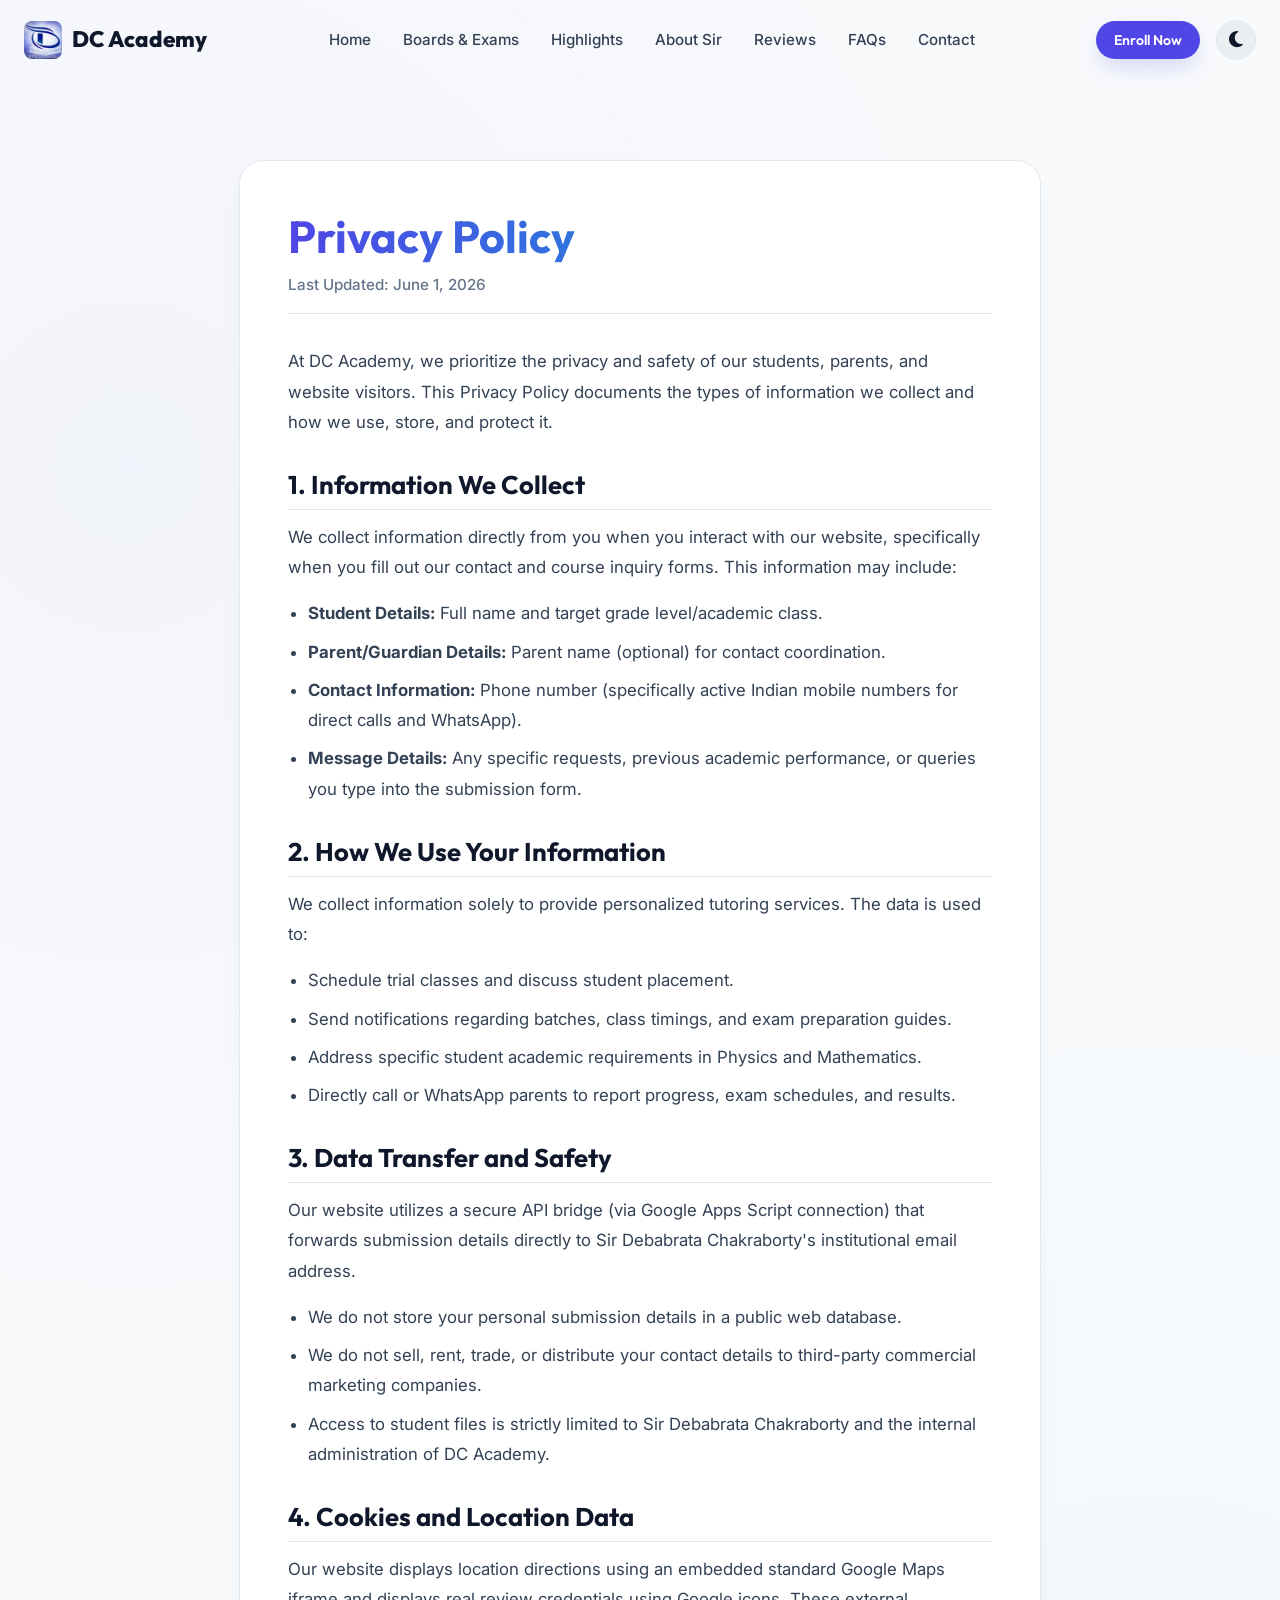
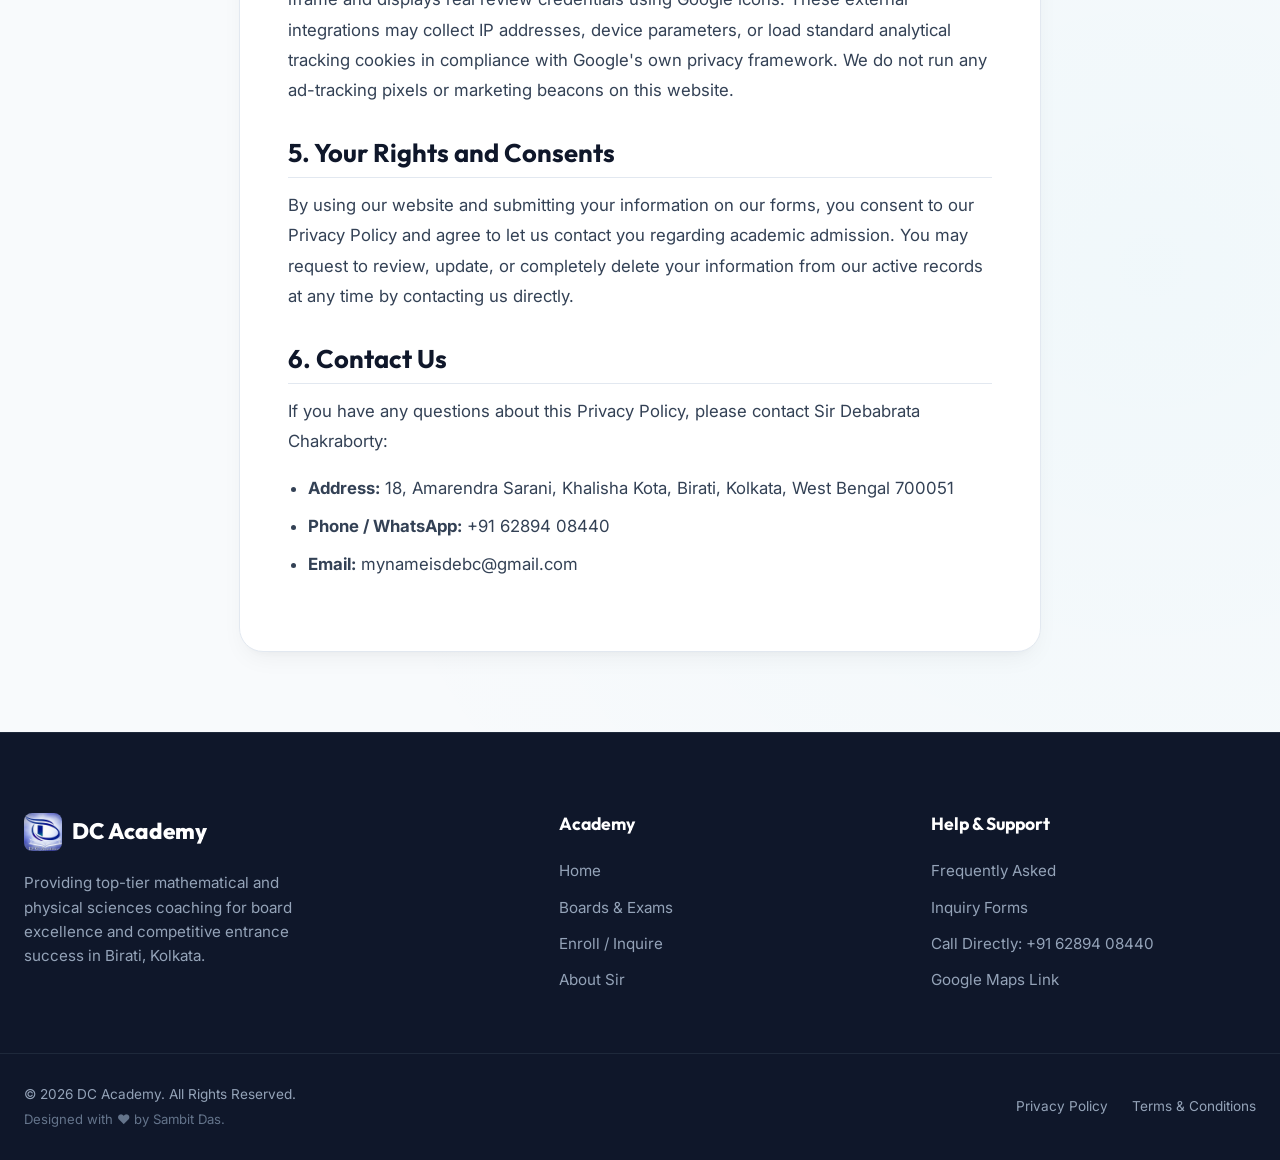
<file: privacy.html>
<!DOCTYPE html>
<html lang="en">
<head>
  <meta charset="UTF-8">
  <meta name="viewport" content="width=device-width, initial-scale=1.0">
  
  <!-- SEO Meta Tags -->
  <title>Privacy Policy | DC Academy Birati</title>
  <meta name="description" content="Privacy Policy for DC Academy in Birati, Kolkata. Learn about how we collect, store, and protect your information when utilizing our inquiry form.">
  <meta name="robots" content="noindex, follow">
  
  <!-- Favicon -->
  <link rel="icon" type="image/png" sizes="32x32" href="assets/favicon-32x32.png">
  <link rel="icon" type="image/png" sizes="16x16" href="assets/favicon-16x16.png">
  
  <!-- Stylesheets -->
  <link rel="stylesheet" href="index.css?v=2">
  
  <!-- FontAwesome for Premium Icons -->
  <link rel="stylesheet" href="https://cdnjs.cloudflare.com/ajax/libs/font-awesome/6.4.0/css/all.min.css">
</head>
<body>

  <!-- HEADER / NAVIGATION -->
  <header id="header">
    <div class="container nav-wrapper">
      <a href="index.html#home" class="logo" id="logoLink">
        <img src="assets/logo.png" alt="DC Academy Logo" class="logo-img">
        <span>DC Academy</span>
      </a>
      
      <nav id="navMenu">
        <ul>
          <li><a href="index.html#home" class="nav-link" id="navHome">Home</a></li>
          <li><a href="index.html#boards" class="nav-link" id="navBoards">Boards & Exams</a></li>
          <li><a href="index.html#highlights" class="nav-link" id="navHighlights">Highlights</a></li>
          <li><a href="index.html#about" class="nav-link" id="navAbout">About Sir</a></li>
          <li><a href="index.html#testimonials" class="nav-link" id="navTestimonials">Reviews</a></li>
          <li><a href="index.html#faq" class="nav-link" id="navFaq">FAQs</a></li>
          <li><a href="index.html#contact" class="nav-link" id="navContact">Contact</a></li>
        </ul>
      </nav>
      
      <div class="header-actions">
        <a href="index.html#contact" class="btn btn-primary btn-sm" id="headerCta">Enroll Now</a>
        <button class="theme-toggle-btn" id="themeToggle" aria-label="Toggle Dark/Light Theme">
          <i class="fa-solid fa-moon moon-icon"></i>
          <i class="fa-solid fa-sun sun-icon"></i>
        </button>
        <div class="burger-menu" id="burgerMenu" aria-label="Toggle Menu">
          <span></span>
          <span></span>
          <span></span>
        </div>
      </div>
    </div>
  </header>

  <!-- LEGAL CONTENT SECTION -->
  <section class="legal-section">
    <div class="container legal-container">
      <div class="legal-card">
        <h1>Privacy Policy</h1>
        <p class="last-updated">Last Updated: June 1, 2026</p>
        
        <div class="legal-content">
          <p>At DC Academy, we prioritize the privacy and safety of our students, parents, and website visitors. This Privacy Policy documents the types of information we collect and how we use, store, and protect it.</p>
          
          <h2>1. Information We Collect</h2>
          <p>We collect information directly from you when you interact with our website, specifically when you fill out our contact and course inquiry forms. This information may include:</p>
          <ul>
            <li><strong>Student Details:</strong> Full name and target grade level/academic class.</li>
            <li><strong>Parent/Guardian Details:</strong> Parent name (optional) for contact coordination.</li>
            <li><strong>Contact Information:</strong> Phone number (specifically active Indian mobile numbers for direct calls and WhatsApp).</li>
            <li><strong>Message Details:</strong> Any specific requests, previous academic performance, or queries you type into the submission form.</li>
          </ul>

          <h2>2. How We Use Your Information</h2>
          <p>We collect information solely to provide personalized tutoring services. The data is used to:</p>
          <ul>
            <li>Schedule trial classes and discuss student placement.</li>
            <li>Send notifications regarding batches, class timings, and exam preparation guides.</li>
            <li>Address specific student academic requirements in Physics and Mathematics.</li>
            <li>Directly call or WhatsApp parents to report progress, exam schedules, and results.</li>
          </ul>

          <h2>3. Data Transfer and Safety</h2>
          <p>Our website utilizes a secure API bridge (via Google Apps Script connection) that forwards submission details directly to Sir Debabrata Chakraborty's institutional email address. </p>
          <ul>
            <li>We do not store your personal submission details in a public web database.</li>
            <li>We do not sell, rent, trade, or distribute your contact details to third-party commercial marketing companies.</li>
            <li>Access to student files is strictly limited to Sir Debabrata Chakraborty and the internal administration of DC Academy.</li>
          </ul>

          <h2>4. Cookies and Location Data</h2>
          <p>Our website displays location directions using an embedded standard Google Maps iframe and displays real review credentials using Google icons. These external integrations may collect IP addresses, device parameters, or load standard analytical tracking cookies in compliance with Google's own privacy framework. We do not run any ad-tracking pixels or marketing beacons on this website.</p>

          <h2>5. Your Rights and Consents</h2>
          <p>By using our website and submitting your information on our forms, you consent to our Privacy Policy and agree to let us contact you regarding academic admission. You may request to review, update, or completely delete your information from our active records at any time by contacting us directly.</p>

          <h2>6. Contact Us</h2>
          <p>If you have any questions about this Privacy Policy, please contact Sir Debabrata Chakraborty:</p>
          <ul>
            <li><strong>Address:</strong> 18, Amarendra Sarani, Khalisha Kota, Birati, Kolkata, West Bengal 700051</li>
            <li><strong>Phone / WhatsApp:</strong> +91 62894 08440</li>
            <li><strong>Email:</strong> mynameisdebc@gmail.com</li>
          </ul>
        </div>
      </div>
    </div>
  </section>

  <!-- FOOTER -->
  <footer>
    <div class="container footer-grid">
      <div class="footer-brand">
        <div class="logo">
          <img src="assets/logo.png" alt="DC Academy Logo" class="logo-img">
          <span>DC Academy</span>
        </div>
        <p>Providing top-tier mathematical and physical sciences coaching for board excellence and competitive entrance success in Birati, Kolkata.</p>
      </div>
      
      <div class="footer-col">
        <h4>Academy</h4>
        <ul class="footer-links">
          <li><a href="index.html#home">Home</a></li>
          <li><a href="index.html#boards">Boards & Exams</a></li>
          <li><a href="index.html#contact">Enroll / Inquire</a></li>
          <li><a href="index.html#about">About Sir</a></li>
        </ul>
      </div>
      
      <div class="footer-col">
        <h4>Help & Support</h4>
        <ul class="footer-links">
          <li><a href="index.html#faq">Frequently Asked</a></li>
          <li><a href="index.html#contact">Inquiry Forms</a></li>
          <li><a href="tel:+916289408440">Call Directly: +91 62894 08440</a></li>
          <li><a href="https://maps.app.goo.gl/DjcQ13A18P2tQMNS6" target="_blank">Google Maps Link</a></li>
        </ul>
      </div>
    </div>
    
    <div class="container footer-bottom">
      <div class="footer-copyright-wrapper">
        <p class="copyright">&copy; 2026 DC Academy. All Rights Reserved.</p>
        <p class="designer-credits">Designed with ❤️ by Sambit Das.</p>
      </div>
      <div class="footer-legal-links">
        <a href="privacy.html">Privacy Policy</a>
        <a href="terms.html">Terms & Conditions</a>
      </div>
    </div>
  </footer>

  <!-- Javascript -->
  <script src="legal.js"></script>
</body>
</html>
</file>
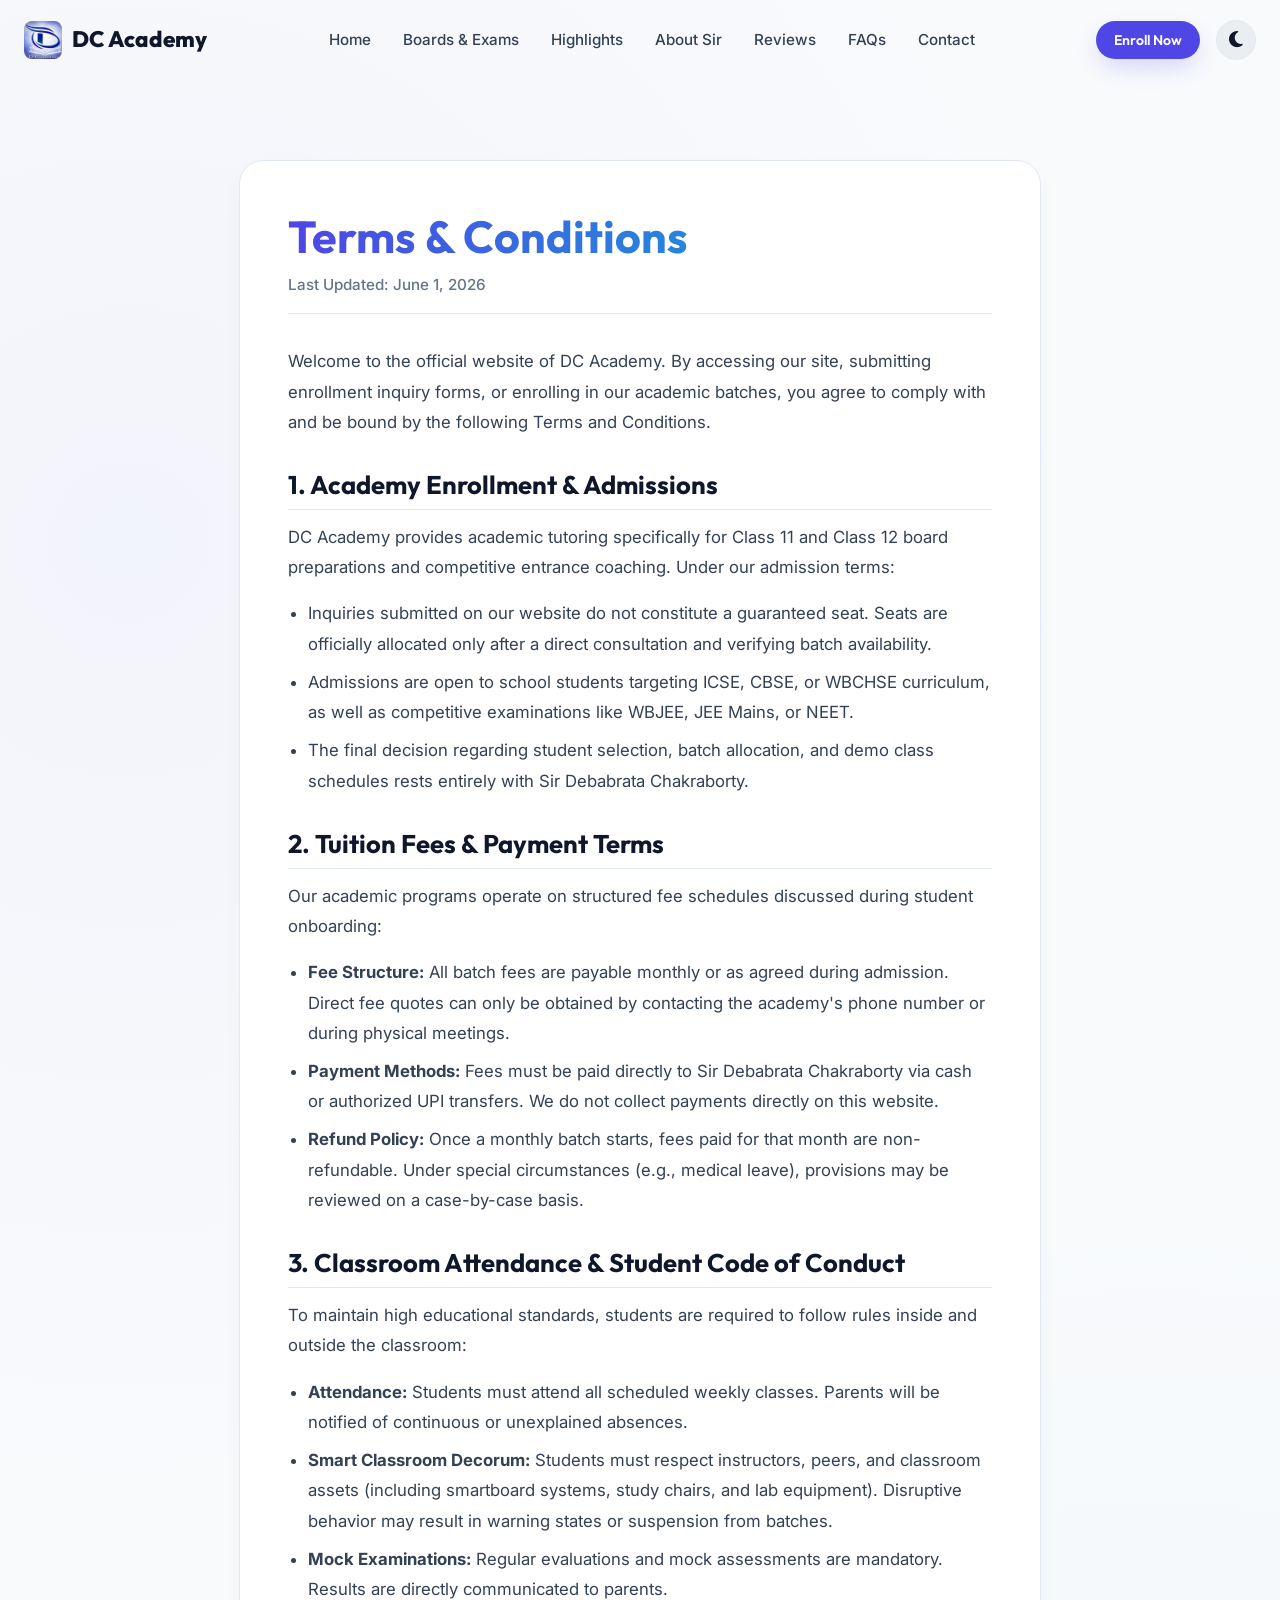
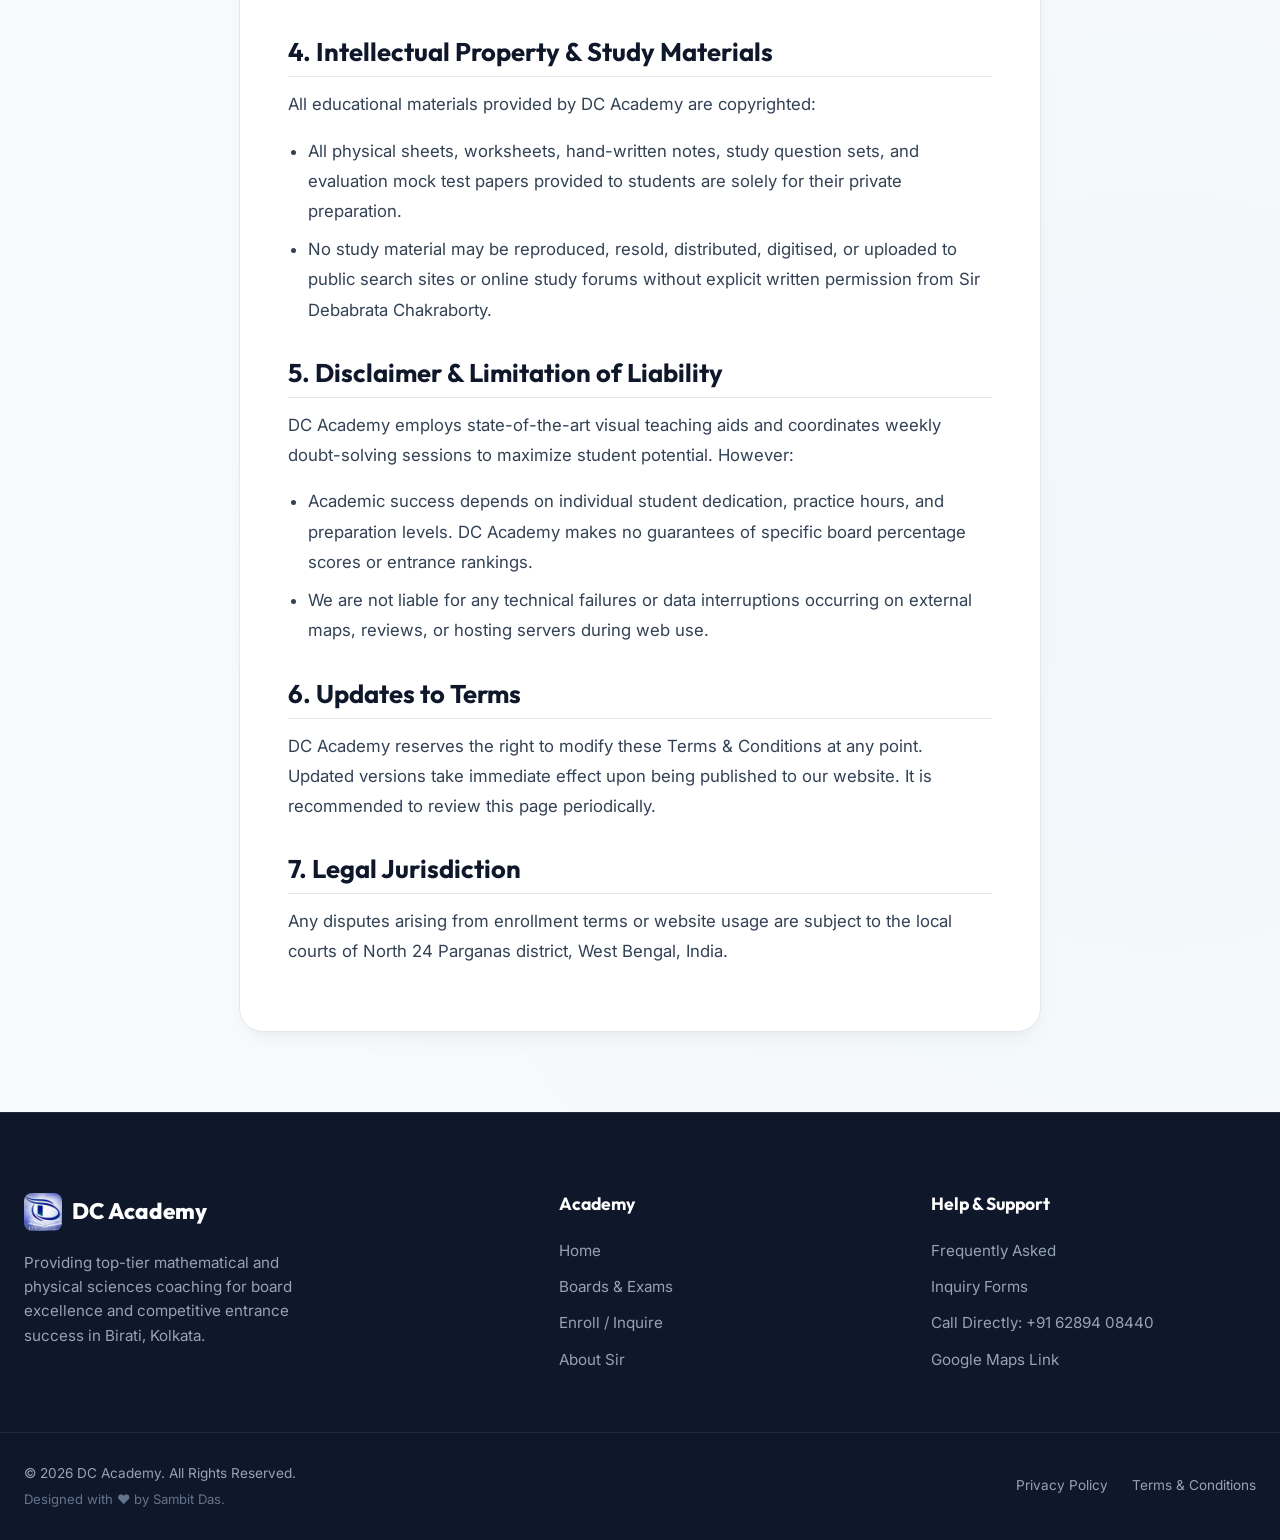
<file: terms.html>
<!DOCTYPE html>
<html lang="en">
<head>
  <meta charset="UTF-8">
  <meta name="viewport" content="width=device-width, initial-scale=1.0">
  
  <!-- SEO Meta Tags -->
  <title>Terms & Conditions | DC Academy Birati</title>
  <meta name="description" content="Terms and Conditions for DC Academy in Birati, Kolkata. Learn about course enrollment, attendance rules, fee payment policies, and code of conduct.">
  <meta name="robots" content="noindex, follow">
  
  <!-- Favicon -->
  <link rel="icon" type="image/png" sizes="32x32" href="assets/favicon-32x32.png">
  <link rel="icon" type="image/png" sizes="16x16" href="assets/favicon-16x16.png">
  
  <!-- Stylesheets -->
  <link rel="stylesheet" href="index.css?v=2">
  
  <!-- FontAwesome for Premium Icons -->
  <link rel="stylesheet" href="https://cdnjs.cloudflare.com/ajax/libs/font-awesome/6.4.0/css/all.min.css">
</head>
<body>

  <!-- HEADER / NAVIGATION -->
  <header id="header">
    <div class="container nav-wrapper">
      <a href="index.html#home" class="logo" id="logoLink">
        <img src="assets/logo.png" alt="DC Academy Logo" class="logo-img">
        <span>DC Academy</span>
      </a>
      
      <nav id="navMenu">
        <ul>
          <li><a href="index.html#home" class="nav-link" id="navHome">Home</a></li>
          <li><a href="index.html#boards" class="nav-link" id="navBoards">Boards & Exams</a></li>
          <li><a href="index.html#highlights" class="nav-link" id="navHighlights">Highlights</a></li>
          <li><a href="index.html#about" class="nav-link" id="navAbout">About Sir</a></li>
          <li><a href="index.html#testimonials" class="nav-link" id="navTestimonials">Reviews</a></li>
          <li><a href="index.html#faq" class="nav-link" id="navFaq">FAQs</a></li>
          <li><a href="index.html#contact" class="nav-link" id="navContact">Contact</a></li>
        </ul>
      </nav>
      
      <div class="header-actions">
        <a href="index.html#contact" class="btn btn-primary btn-sm" id="headerCta">Enroll Now</a>
        <button class="theme-toggle-btn" id="themeToggle" aria-label="Toggle Dark/Light Theme">
          <i class="fa-solid fa-moon moon-icon"></i>
          <i class="fa-solid fa-sun sun-icon"></i>
        </button>
        <div class="burger-menu" id="burgerMenu" aria-label="Toggle Menu">
          <span></span>
          <span></span>
          <span></span>
        </div>
      </div>
    </div>
  </header>

  <!-- LEGAL CONTENT SECTION -->
  <section class="legal-section">
    <div class="container legal-container">
      <div class="legal-card">
        <h1>Terms & Conditions</h1>
        <p class="last-updated">Last Updated: June 1, 2026</p>
        
        <div class="legal-content">
          <p>Welcome to the official website of DC Academy. By accessing our site, submitting enrollment inquiry forms, or enrolling in our academic batches, you agree to comply with and be bound by the following Terms and Conditions.</p>
          
          <h2>1. Academy Enrollment & Admissions</h2>
          <p>DC Academy provides academic tutoring specifically for Class 11 and Class 12 board preparations and competitive entrance coaching. Under our admission terms:</p>
          <ul>
            <li>Inquiries submitted on our website do not constitute a guaranteed seat. Seats are officially allocated only after a direct consultation and verifying batch availability.</li>
            <li>Admissions are open to school students targeting ICSE, CBSE, or WBCHSE curriculum, as well as competitive examinations like WBJEE, JEE Mains, or NEET.</li>
            <li>The final decision regarding student selection, batch allocation, and demo class schedules rests entirely with Sir Debabrata Chakraborty.</li>
          </ul>

          <h2>2. Tuition Fees & Payment Terms</h2>
          <p>Our academic programs operate on structured fee schedules discussed during student onboarding:</p>
          <ul>
            <li><strong>Fee Structure:</strong> All batch fees are payable monthly or as agreed during admission. Direct fee quotes can only be obtained by contacting the academy's phone number or during physical meetings.</li>
            <li><strong>Payment Methods:</strong> Fees must be paid directly to Sir Debabrata Chakraborty via cash or authorized UPI transfers. We do not collect payments directly on this website.</li>
            <li><strong>Refund Policy:</strong> Once a monthly batch starts, fees paid for that month are non-refundable. Under special circumstances (e.g., medical leave), provisions may be reviewed on a case-by-case basis.</li>
          </ul>

          <h2>3. Classroom Attendance & Student Code of Conduct</h2>
          <p>To maintain high educational standards, students are required to follow rules inside and outside the classroom:</p>
          <ul>
            <li><strong>Attendance:</strong> Students must attend all scheduled weekly classes. Parents will be notified of continuous or unexplained absences.</li>
            <li><strong>Smart Classroom Decorum:</strong> Students must respect instructors, peers, and classroom assets (including smartboard systems, study chairs, and lab equipment). Disruptive behavior may result in warning states or suspension from batches.</li>
            <li><strong>Mock Examinations:</strong> Regular evaluations and mock assessments are mandatory. Results are directly communicated to parents.</li>
          </ul>

          <h2>4. Intellectual Property & Study Materials</h2>
          <p>All educational materials provided by DC Academy are copyrighted:</p>
          <ul>
            <li>All physical sheets, worksheets, hand-written notes, study question sets, and evaluation mock test papers provided to students are solely for their private preparation.</li>
            <li>No study material may be reproduced, resold, distributed, digitised, or uploaded to public search sites or online study forums without explicit written permission from Sir Debabrata Chakraborty.</li>
          </ul>

          <h2>5. Disclaimer & Limitation of Liability</h2>
          <p>DC Academy employs state-of-the-art visual teaching aids and coordinates weekly doubt-solving sessions to maximize student potential. However:</p>
          <ul>
            <li>Academic success depends on individual student dedication, practice hours, and preparation levels. DC Academy makes no guarantees of specific board percentage scores or entrance rankings.</li>
            <li>We are not liable for any technical failures or data interruptions occurring on external maps, reviews, or hosting servers during web use.</li>
          </ul>

          <h2>6. Updates to Terms</h2>
          <p>DC Academy reserves the right to modify these Terms & Conditions at any point. Updated versions take immediate effect upon being published to our website. It is recommended to review this page periodically.</p>

          <h2>7. Legal Jurisdiction</h2>
          <p>Any disputes arising from enrollment terms or website usage are subject to the local courts of North 24 Parganas district, West Bengal, India.</p>
        </div>
      </div>
    </div>
  </section>

  <!-- FOOTER -->
  <footer>
    <div class="container footer-grid">
      <div class="footer-brand">
        <div class="logo">
          <img src="assets/logo.png" alt="DC Academy Logo" class="logo-img">
          <span>DC Academy</span>
        </div>
        <p>Providing top-tier mathematical and physical sciences coaching for board excellence and competitive entrance success in Birati, Kolkata.</p>
      </div>
      
      <div class="footer-col">
        <h4>Academy</h4>
        <ul class="footer-links">
          <li><a href="index.html#home">Home</a></li>
          <li><a href="index.html#boards">Boards & Exams</a></li>
          <li><a href="index.html#contact">Enroll / Inquire</a></li>
          <li><a href="index.html#about">About Sir</a></li>
        </ul>
      </div>
      
      <div class="footer-col">
        <h4>Help & Support</h4>
        <ul class="footer-links">
          <li><a href="index.html#faq">Frequently Asked</a></li>
          <li><a href="index.html#contact">Inquiry Forms</a></li>
          <li><a href="tel:+916289408440">Call Directly: +91 62894 08440</a></li>
          <li><a href="https://maps.app.goo.gl/DjcQ13A18P2tQMNS6" target="_blank">Google Maps Link</a></li>
        </ul>
      </div>
    </div>
    
    <div class="container footer-bottom">
      <div class="footer-copyright-wrapper">
        <p class="copyright">&copy; 2026 DC Academy. All Rights Reserved.</p>
        <p class="designer-credits">Designed with ❤️ by Sambit Das.</p>
      </div>
      <div class="footer-legal-links">
        <a href="privacy.html">Privacy Policy</a>
        <a href="terms.html">Terms & Conditions</a>
      </div>
    </div>
  </footer>

  <!-- Javascript -->
  <script src="legal.js"></script>
</body>
</html>
</file>
<file: index.css>
@import url('https://fonts.googleapis.com/css2?family=Inter:wght@300;400;500;600;700&family=Outfit:wght@400;500;600;700;800&display=swap');

/* --- DESIGN SYSTEM TOKENS --- */
:root {
  --primary: #4f46e5;
  --primary-rgb: 79, 70, 229;
  --primary-light: #818cf8;
  --primary-dark: #3730a3;
  --secondary: #06b6d4;
  --secondary-rgb: 6, 182, 212;
  --accent: #f43f5e;
  --background: #f8fafc;
  --surface: #ffffff;
  --text-dark: #0f172a;
  --text-medium: #334155;
  --text-light: #64748b;
  --border: #e2e8f0;
  --symbol-bg: linear-gradient(135deg, #eef2ff 0%, #e0e7ff 100%);
  
  --font-heading: 'Outfit', sans-serif;
  --font-body: 'Inter', sans-serif;
  
  --shadow-sm: 0 1px 2px 0 rgba(0, 0, 0, 0.05);
  --shadow-md: 0 4px 6px -1px rgba(0, 0, 0, 0.05), 0 2px 4px -1px rgba(0, 0, 0, 0.03);
  --shadow-lg: 0 10px 25px -5px rgba(0, 0, 0, 0.05), 0 8px 10px -6px rgba(0, 0, 0, 0.03);
  --shadow-xl: 0 20px 40px -10px rgba(0, 0, 0, 0.08), 0 10px 15px -8px rgba(0, 0, 0, 0.03);
  --shadow-primary: 0 10px 25px -5px rgba(79, 70, 229, 0.25);
  
  --transition-fast: 0.2s ease;
  --transition-normal: 0.3s cubic-bezier(0.4, 0, 0.2, 1);
  --transition-slow: 0.5s cubic-bezier(0.4, 0, 0.2, 1);
  
  --radius-sm: 8px;
  --radius-md: 16px;
  --radius-lg: 24px;
  --radius-full: 9999px;
}

/* --- BASE STYLES --- */
* {
  box-sizing: border-box;
  margin: 0;
  padding: 0;
}

html {
  scroll-behavior: smooth;
  scroll-padding-top: 80px;
}

body {
  font-family: var(--font-body);
  background-color: var(--background);
  color: var(--text-medium);
  line-height: 1.6;
  overflow-x: hidden;
  -webkit-font-smoothing: antialiased;
}

h1, h2, h3, h4, h5, h6 {
  font-family: var(--font-heading);
  color: var(--text-dark);
  font-weight: 700;
  line-height: 1.25;
}

a {
  color: inherit;
  text-decoration: none;
  transition: var(--transition-fast);
}

img {
  max-width: 100%;
  height: auto;
  display: block;
}

button, input, textarea, select {
  font-family: inherit;
  font-size: inherit;
  color: inherit;
  background: none;
  border: none;
  outline: none;
}

.container {
  width: 100%;
  max-width: 1280px;
  margin: 0 auto;
  padding: 0 24px;
}

/* --- BUTTONS & INTERACTIVES --- */
.btn {
  display: inline-flex;
  align-items: center;
  justify-content: center;
  padding: 12px 28px;
  border-radius: var(--radius-full);
  font-weight: 600;
  font-family: var(--font-heading);
  font-size: 1rem;
  cursor: pointer;
  transition: var(--transition-normal);
  gap: 8px;
}

.btn-primary {
  background-color: var(--primary);
  color: white;
  box-shadow: var(--shadow-primary);
}

.btn-primary:hover {
  background-color: var(--primary-dark);
  transform: translateY(-2px);
  box-shadow: 0 12px 30px -5px rgba(79, 70, 229, 0.35);
}

.btn-secondary {
  background-color: white;
  color: var(--text-dark);
  border: 2px solid var(--border);
}

.btn-secondary:hover {
  background-color: var(--background);
  border-color: var(--text-light);
  transform: translateY(-2px);
}

.btn-sm {
  padding: 8px 18px;
  font-size: 0.875rem;
}

.btn-text {
  color: var(--primary);
  font-weight: 700;
  padding: 8px 16px;
  gap: 4px;
}

.btn-text:hover {
  opacity: 0.8;
  transform: translateX(4px);
}

/* --- BADGES & ACCENTS --- */
.badge {
  display: inline-flex;
  align-items: center;
  padding: 6px 16px;
  border-radius: var(--radius-full);
  font-size: 0.85rem;
  font-weight: 600;
  font-family: var(--font-heading);
  gap: 6px;
}

.badge-primary {
  background-color: rgba(79, 70, 229, 0.1);
  color: var(--primary);
}

.badge-secondary {
  background-color: rgba(6, 182, 212, 0.1);
  color: var(--secondary);
}

.curly-line {
  position: relative;
  display: inline-block;
}

.curly-line::after {
  content: '';
  position: absolute;
  left: 0;
  bottom: -6px;
  width: 100%;
  height: 8px;
  background-image: url("data:image/svg+xml,%3Csvg xmlns='http://www.w3.org/2000/svg' viewBox='0 0 100 10' preserveAspectRatio='none'%3E%3Cpath d='M0,5 C25,10 25,0 50,5 C75,10 75,0 100,5' stroke='%23818cf8' stroke-width='3' fill='none'/%3E%3C/svg%3E");
  background-size: 100% 100%;
  background-repeat: no-repeat;
}

/* --- NAVIGATION --- */
header {
  position: fixed;
  top: 0;
  left: 0;
  width: 100%;
  z-index: 100;
  transition: var(--transition-normal);
}

header.scrolled {
  background-color: rgba(255, 255, 255, 0.85);
  backdrop-filter: blur(12px);
  border-bottom: 1px solid var(--border);
  box-shadow: var(--shadow-sm);
}

.nav-wrapper {
  display: flex;
  align-items: center;
  justify-content: space-between;
  height: 80px;
}

.logo {
  display: flex;
  align-items: center;
  gap: 10px;
  font-size: 1.4rem;
  font-weight: 800;
  font-family: var(--font-heading);
  color: var(--text-dark);
}

.logo-icon {
  width: 36px;
  height: 36px;
  background: linear-gradient(135deg, var(--primary), var(--secondary));
  border-radius: 10px;
  display: flex;
  align-items: center;
  justify-content: center;
  color: white;
  font-weight: 800;
  font-size: 1.2rem;
}

.logo-img {
  width: 38px;
  height: 38px;
  border-radius: 8px;
  object-fit: cover;
}

nav ul {
  display: flex;
  align-items: center;
  list-style: none;
  gap: 32px;
}

@media (max-width: 1200px) {
  nav ul {
    gap: 20px;
  }
}

nav a {
  font-weight: 500;
  color: var(--text-medium);
  font-size: 0.95rem;
}

nav a:hover, nav a.active {
  color: var(--primary);
}

.header-actions {
  display: flex;
  align-items: center;
  gap: 16px;
}

.burger-menu {
  display: none;
  flex-direction: column;
  justify-content: space-between;
  width: 24px;
  height: 18px;
  cursor: pointer;
}

.burger-menu span {
  width: 100%;
  height: 2.5px;
  background-color: var(--text-dark);
  border-radius: var(--radius-full);
  transition: var(--transition-fast);
}

/* --- HERO SECTION --- */
.hero {
  padding-top: 160px;
  padding-bottom: 80px;
  position: relative;
  overflow: hidden;
  background: radial-gradient(circle at 80% 20%, rgba(79, 70, 229, 0.05), transparent 50%),
              radial-gradient(circle at 10% 80%, rgba(6, 182, 212, 0.05), transparent 50%);
}

.hero-grid {
  display: grid;
  grid-template-columns: 1.1fr 0.9fr;
  gap: 48px;
  align-items: center;
}

.hero-content {
  display: flex;
  flex-direction: column;
  gap: 24px;
}

.hero-title {
  font-size: 3.5rem;
  line-height: 1.15;
  color: var(--text-dark);
}

.hero-title span.accent {
  background: linear-gradient(to right, var(--primary), var(--secondary));
  -webkit-background-clip: text;
  -webkit-text-fill-color: transparent;
}

.hero-desc {
  font-size: 1.125rem;
  color: var(--text-light);
  max-width: 540px;
}

.hero-ctas {
  display: flex;
  align-items: center;
  gap: 16px;
}

.hero-social-proof {
  display: flex;
  align-items: center;
  gap: 16px;
  margin-top: 16px;
}

.reviews-platform-logo {
  display: flex;
  align-items: center;
  justify-content: center;
  width: 44px;
  height: 44px;
  border-radius: 50%;
  background-color: var(--surface);
  border: 1px solid var(--border);
  box-shadow: var(--shadow-sm);
  transition: transform var(--transition-normal), background-color var(--transition-normal), border-color var(--transition-normal);
  flex-shrink: 0;
}

.reviews-platform-logo:hover {
  transform: scale(1.08);
}

.social-proof-text {
  font-size: 0.9rem;
  color: var(--text-light);
}

.social-proof-stars {
  color: #fbbf24;
  font-weight: 700;
  display: flex;
  align-items: center;
  gap: 4px;
}

.hero-media {
  position: relative;
  display: flex;
  justify-content: center;
  align-items: center;
}

.hero-image-wrapper {
  position: relative;
  z-index: 2;
  border-radius: var(--radius-lg);
  overflow: hidden;
  box-shadow: var(--shadow-xl);
}

.hero-image-wrapper.slideshow-container {
  display: block;
  width: 100%;
  aspect-ratio: 4 / 3;
}

.hero-slide {
  position: absolute;
  top: 0;
  left: 0;
  width: 100%;
  height: 100%;
  opacity: 0;
  visibility: hidden;
  transform: translateX(100%);
  transition: transform 0.8s cubic-bezier(0.4, 0, 0.2, 1), opacity 0.8s ease, visibility 0.8s;
  z-index: 1;
}

.hero-slide img {
  width: 100%;
  height: 100%;
  object-fit: cover;
}

.hero-slide.symbol-slide {
  background: var(--symbol-bg);
  display: flex;
  align-items: center;
  justify-content: center;
}

.hero-slide.symbol-slide img {
  width: auto;
  height: auto;
  max-width: 75%;
  max-height: 75%;
  object-fit: contain;
  padding: 16px;
  filter: drop-shadow(0 10px 20px rgba(0, 0, 0, 0.15));
}

/* Active slide states */
.hero-slide.active {
  opacity: 1;
  visibility: visible;
  transform: translateX(0);
  z-index: 3;
}

/* Outgoing slide states */
.hero-slide.exit {
  opacity: 0;
  visibility: hidden;
  transform: translateX(-100%);
  z-index: 2;
}

.hero-slide:not(.symbol-slide) img {
  transition: transform var(--transition-slow);
}

.hero-image-wrapper:hover .hero-slide:not(.symbol-slide).active img {
  transform: scale(1.03);
}

.hero-bg-shapes {
  position: absolute;
  top: -10%;
  left: -10%;
  width: 120%;
  height: 120%;
  z-index: 1;
  pointer-events: none;
}

.floating-badge {
  position: absolute;
  background-color: var(--surface);
  border-radius: var(--radius-md);
  padding: 16px;
  box-shadow: var(--shadow-lg);
  display: flex;
  align-items: center;
  gap: 12px;
  z-index: 3;
  animation: float 4s ease-in-out infinite;
}

.fb-1 {
  bottom: 10%;
  left: -5%;
  animation-delay: 0s;
}

.fb-2 {
  top: 10%;
  right: -5%;
  animation-delay: 2s;
}

@media (max-width: 1150px) {
  .fb-1 {
    left: 16px;
    bottom: 16px;
  }
  .fb-2 {
    right: 16px;
    top: 16px;
  }
}

.fb-icon {
  width: 40px;
  height: 40px;
  border-radius: var(--radius-sm);
  background-color: rgba(79, 70, 229, 0.1);
  display: flex;
  align-items: center;
  justify-content: center;
  color: var(--primary);
  font-size: 1.2rem;
}

.fb-text h4 {
  font-size: 0.95rem;
  margin-bottom: 2px;
}

.fb-text p {
  font-size: 0.8rem;
  color: var(--text-light);
}

@keyframes float {
  0% { transform: translateY(0px); }
  50% { transform: translateY(-10px); }
  100% { transform: translateY(0px); }
}

/* --- BRAND / PARTNER BANNER --- */
.partners {
  padding: 40px 0;
  border-top: 1px solid var(--border);
  border-bottom: 1px solid var(--border);
  background-color: var(--surface);
  overflow: hidden;
}

.partners-title {
  text-align: center;
  font-size: 0.85rem;
  text-transform: uppercase;
  letter-spacing: 0.1em;
  color: var(--text-light);
  margin-bottom: 24px;
  font-weight: 600;
}

.partners-logos {
  display: flex;
  justify-content: space-around;
  align-items: center;
  flex-wrap: wrap;
  gap: 32px;
}

.partner-logo {
  font-family: var(--font-heading);
  font-size: 1.3rem;
  font-weight: 800;
  color: #cbd5e1;
  display: flex;
  align-items: center;
  gap: 8px;
  transition: var(--transition-fast);
  cursor: default;
}

.partner-logo:hover {
  color: var(--text-light);
}

/* --- SECTION DECORATORS --- */
.section {
  padding: 100px 0;
}

.section-bg-alt {
  background-color: var(--surface);
}

.section-header {
  text-align: center;
  max-width: 640px;
  margin: 0 auto 60px auto;
  display: flex;
  flex-direction: column;
  align-items: center;
  gap: 16px;
}

.section-title {
  font-size: 2.5rem;
}

.section-desc {
  font-size: 1.05rem;
  color: var(--text-light);
}

/* --- CORE BOARDS & EXAMS GRID --- */
.categories-grid {
  display: grid;
  grid-template-columns: repeat(auto-fit, minmax(260px, 1fr));
  gap: 24px;
}

.category-card {
  background-color: var(--surface);
  border: 1px solid var(--border);
  border-radius: var(--radius-md);
  padding: 32px;
  transition: var(--transition-normal);
  display: flex;
  flex-direction: column;
  gap: 16px;
  cursor: pointer;
}

.category-card:hover {
  transform: translateY(-8px);
  border-color: var(--primary-light);
  box-shadow: var(--shadow-xl);
}

.category-icon {
  width: 56px;
  height: 56px;
  border-radius: var(--radius-md);
  display: flex;
  align-items: center;
  justify-content: center;
  font-size: 1.5rem;
  margin-bottom: 8px;
}

.cat-1 .category-icon { background-color: rgba(79, 70, 229, 0.1); color: var(--primary); }
.cat-2 .category-icon { background-color: rgba(6, 182, 212, 0.1); color: var(--secondary); }
.cat-3 .category-icon { background-color: rgba(244, 63, 94, 0.1); color: var(--accent); }
.cat-4 .category-icon { background-color: rgba(16, 185, 129, 0.1); color: #10b981; }

.category-card h3 {
  font-size: 1.25rem;
}

.category-card p {
  font-size: 0.95rem;
  color: var(--text-light);
}

.category-link {
  font-weight: 700;
  font-size: 0.9rem;
  color: var(--primary);
  display: flex;
  align-items: center;
  gap: 4px;
  margin-top: auto;
}

.category-link i {
  transition: var(--transition-fast);
}

.category-card:hover .category-link i {
  transform: translateX(4px);
}

/* --- INTERACTIVE TABS SECTION --- */
.highlights-tabs-wrapper {
  display: flex;
  flex-direction: column;
  gap: 40px;
}

.tabs-nav {
  display: flex;
  justify-content: center;
  align-items: center;
  gap: 16px;
  flex-wrap: wrap;
}

.tab-btn {
  background-color: var(--surface);
  border: 1px solid var(--border);
  color: var(--text-medium);
  padding: 14px 28px;
  border-radius: var(--radius-full);
  font-weight: 600;
  font-family: var(--font-heading);
  cursor: pointer;
  transition: var(--transition-normal);
}

.tab-btn:hover {
  border-color: var(--primary-light);
  color: var(--primary);
}

.tab-btn.active {
  background-color: var(--primary);
  color: white;
  border-color: var(--primary);
  box-shadow: var(--shadow-primary);
}

.tabs-content-container {
  position: relative;
  min-height: 400px;
}

.tab-pane {
  display: none;
  opacity: 0;
  transform: translateY(15px);
  transition: opacity 0.4s ease, transform 0.4s ease;
  position: absolute;
  top: 0;
  left: 0;
  width: 100%;
}

.tab-pane.active {
  display: grid;
  grid-template-columns: 1fr 1fr;
  gap: 48px;
  align-items: center;
  position: relative;
  opacity: 1;
  transform: translateY(0);
}

.tab-info {
  display: flex;
  flex-direction: column;
  gap: 24px;
}

.tab-info h3 {
  font-size: 2rem;
  position: relative;
}

.tab-bullets {
  display: flex;
  flex-direction: column;
  gap: 20px;
}

.bullet-item {
  display: flex;
  gap: 16px;
}

.bullet-icon {
  flex-shrink: 0;
  width: 44px;
  height: 44px;
  border-radius: var(--radius-full);
  background-color: rgba(79, 70, 229, 0.08);
  display: flex;
  align-items: center;
  justify-content: center;
  color: var(--primary);
  font-size: 1.1rem;
}

.bullet-desc h4 {
  font-size: 1.05rem;
  margin-bottom: 4px;
}

.bullet-desc p {
  font-size: 0.95rem;
  color: var(--text-light);
}

.tab-media {
  border-radius: var(--radius-lg);
  overflow: hidden;
  box-shadow: var(--shadow-xl);
}

.tab-media img {
  width: 100%;
  object-fit: cover;
}

/* --- POPULAR COURSES GRID --- */
.courses-filter {
  display: flex;
  justify-content: center;
  gap: 12px;
  margin-bottom: 40px;
  flex-wrap: wrap;
}

.filter-btn {
  padding: 8px 20px;
  border-radius: var(--radius-full);
  background-color: rgba(15, 23, 42, 0.04);
  font-size: 0.9rem;
  font-weight: 600;
  cursor: pointer;
  transition: var(--transition-fast);
}

.filter-btn:hover {
  background-color: rgba(15, 23, 42, 0.08);
}

.filter-btn.active {
  background-color: var(--text-dark);
  color: white;
}

.courses-grid {
  display: grid;
  grid-template-columns: repeat(auto-fit, minmax(360px, 1fr));
  gap: 32px;
  margin-bottom: 48px;
}

.course-card {
  background-color: var(--surface);
  border: 1px solid var(--border);
  border-radius: var(--radius-md);
  overflow: hidden;
  transition: var(--transition-normal);
  display: flex;
  flex-direction: column;
}

.course-card:hover {
  transform: translateY(-8px);
  box-shadow: var(--shadow-xl);
  border-color: var(--primary-light);
}

.course-banner {
  position: relative;
  aspect-ratio: 16 / 9;
  background: linear-gradient(135deg, rgba(79, 70, 229, 0.1), rgba(6, 182, 212, 0.1));
  overflow: hidden;
  display: flex;
  align-items: center;
  justify-content: center;
}

.course-banner-icon {
  font-size: 3rem;
  background: linear-gradient(135deg, var(--primary), var(--secondary));
  -webkit-background-clip: text;
  -webkit-text-fill-color: transparent;
}

.course-card-badge {
  position: absolute;
  top: 16px;
  left: 16px;
}

.course-content {
  padding: 24px;
  display: flex;
  flex-direction: column;
  gap: 16px;
  flex-grow: 1;
}

.course-rating {
  display: flex;
  align-items: center;
  gap: 8px;
  font-size: 0.9rem;
}

.rating-score {
  font-weight: 700;
  color: var(--text-dark);
}

.rating-stars {
  color: #fbbf24;
}

.rating-count {
  color: var(--text-light);
}

.course-title {
  font-size: 1.35rem;
  line-height: 1.3;
}

.course-desc {
  font-size: 0.95rem;
  color: var(--text-light);
  display: -webkit-box;
  -webkit-line-clamp: 2;
  -webkit-box-orient: vertical;
  overflow: hidden;
}

.course-footer {
  display: flex;
  align-items: center;
  justify-content: space-between;
  padding-top: 16px;
  border-top: 1px solid var(--border);
  margin-top: auto;
}

.course-price-wrapper {
  display: flex;
  flex-direction: column;
}

.price-label {
  font-size: 0.75rem;
  color: var(--text-light);
  text-transform: uppercase;
}

.price-val {
  font-size: 1.15rem;
  font-weight: 800;
  color: var(--primary-dark);
}

.price-val.free {
  color: #10b981;
}

.courses-more-action {
  display: flex;
  justify-content: center;
}

/* --- ABOUT OWNER / INSTRUCTOR SECTION --- */
.about-grid {
  display: grid;
  grid-template-columns: 0.95fr 1.05fr;
  gap: 60px;
  align-items: center;
}

.about-media {
  position: relative;
}

.about-image-frame {
  border-radius: var(--radius-lg);
  overflow: hidden;
  box-shadow: var(--shadow-xl);
}

.about-image-frame img {
  width: 100%;
  object-fit: cover;
}

.about-experience-badge {
  position: absolute;
  bottom: -20px;
  right: -20px;
  background-color: var(--surface);
  border: 1px solid var(--border);
  padding: 24px;
  border-radius: var(--radius-md);
  box-shadow: var(--shadow-lg);
  display: flex;
  align-items: center;
  gap: 16px;
}

@media (max-width: 1150px) {
  .about-experience-badge {
    right: 16px;
    bottom: 16px;
  }
}

.exp-num {
  font-size: 2.8rem;
  font-weight: 800;
  color: var(--primary);
  line-height: 1;
  font-family: var(--font-heading);
}

.exp-label {
  font-size: 0.85rem;
  font-weight: 700;
  text-transform: uppercase;
  letter-spacing: 0.05em;
  color: var(--text-dark);
}

.about-content {
  display: flex;
  flex-direction: column;
  gap: 24px;
}

.about-bullets-list {
  display: flex;
  flex-direction: column;
  gap: 16px;
  margin-top: 12px;
}

.about-bullet-item {
  display: flex;
  gap: 12px;
  align-items: flex-start;
}

.about-bullet-item i {
  color: #10b981;
  font-size: 1.2rem;
  margin-top: 2px;
}

.about-bullet-item p {
  font-size: 1rem;
}

.about-stats {
  display: grid;
  grid-template-columns: 1fr 1fr;
  gap: 24px;
  margin-top: 12px;
  border-top: 1px solid var(--border);
  padding-top: 24px;
}

.stat-item {
  display: flex;
  flex-direction: column;
}

.stat-val {
  font-size: 2.2rem;
  font-weight: 800;
  color: var(--text-dark);
  font-family: var(--font-heading);
}

.stat-lbl {
  font-size: 0.9rem;
  color: var(--text-light);
}

/* --- TESTIMONIALS --- */
.testimonials-marquee-container {
  width: 100%;
  overflow: hidden;
  position: relative;
  padding: 20px 0;
  mask-image: linear-gradient(to right, transparent, black 10%, black 90%, transparent);
  -webkit-mask-image: linear-gradient(to right, transparent, black 10%, black 90%, transparent);
}

.testimonials-marquee-track {
  display: flex;
  gap: 24px;
  width: max-content;
  align-items: flex-start; /* Prevents vertical stretching */
  animation: marquee 200s linear infinite; /* Slowed down speed */
}

.testimonials-marquee-track:hover {
  animation-play-state: paused;
}

.testimonial-card {
  background-color: var(--surface);
  border: 1px solid var(--border);
  border-radius: var(--radius-md);
  padding: 24px; /* Standardized spacing */
  display: flex;
  flex-direction: column;
  gap: 12px;
  transition: var(--transition-normal);
  width: 360px; /* Uniform width */
  height: 230px; /* Standardized height */
  flex-shrink: 0;
  white-space: normal;
}

.testimonial-card:hover {
  transform: translateY(-5px);
  border-color: var(--primary-light);
  box-shadow: var(--shadow-lg);
}

.testimonial-header {
  display: flex;
  align-items: center;
  gap: 16px;
}

.testimonial-avatar {
  width: 52px;
  height: 52px;
  border-radius: var(--radius-full);
  overflow: hidden;
  background-color: var(--border);
}

.testimonial-avatar img {
  width: 100%;
  height: 100%;
  object-fit: cover;
}

.testimonial-user h4 {
  font-size: 1.05rem;
}

.testimonial-user p {
  font-size: 0.85rem;
  color: var(--text-light);
}

.testimonial-rating {
  color: #fbbf24;
  font-size: 0.95rem;
  display: flex;
  gap: 3px;
}

.testimonial-quote {
  font-size: 0.92rem;
  line-height: 1.5;
  color: var(--text-medium);
  font-style: italic;
  position: relative;
  display: -webkit-box;
  -webkit-line-clamp: 3; /* Limit card text visual line height wrapper */
  -webkit-box-orient: vertical;
  overflow: hidden;
}

/* --- TESTIMONIAL MODAL OVERLAY --- */
.review-modal-overlay {
  position: fixed;
  top: 0;
  left: 0;
  width: 100%;
  height: 100%;
  background-color: rgba(15, 23, 42, 0.4);
  backdrop-filter: blur(8px);
  -webkit-backdrop-filter: blur(8px);
  z-index: 999;
  display: flex;
  align-items: center;
  justify-content: center;
  opacity: 0;
  visibility: hidden;
  transition: opacity var(--transition-normal), visibility var(--transition-normal);
  pointer-events: none;
}

.review-modal-overlay.active {
  opacity: 1;
  visibility: visible;
  pointer-events: auto;
}

.review-modal-card {
  background-color: var(--surface);
  border: 1px solid var(--border);
  border-radius: var(--radius-md);
  padding: 40px;
  width: 90%;
  max-width: 500px;
  box-shadow: var(--shadow-xl);
  position: relative;
  transform: translateY(20px);
  transition: transform var(--transition-normal);
  display: flex;
  flex-direction: column;
  gap: 20px;
}

.review-modal-overlay.active .review-modal-card {
  transform: translateY(0);
}

.review-modal-card .testimonial-quote {
  display: block;
  -webkit-line-clamp: unset;
  overflow-y: auto;
  max-height: 300px;
  padding-right: 5px; /* Add some padding so scrollbar doesn't overlap text */
}

.modal-close-btn {
  position: absolute;
  top: 20px;
  right: 20px;
  width: 32px;
  height: 32px;
  border-radius: var(--radius-full);
  background-color: rgba(15, 23, 42, 0.04);
  display: flex;
  align-items: center;
  justify-content: center;
  cursor: pointer;
  transition: var(--transition-fast);
  color: var(--text-medium);
}

.modal-close-btn:hover {
  background-color: rgba(15, 23, 42, 0.08);
  color: var(--primary);
}

.read-more-btn {
  color: var(--primary);
  font-weight: 700;
  font-size: 0.82rem;
  cursor: pointer;
  margin-top: auto;
  align-self: flex-start;
  transition: var(--transition-fast);
  display: inline-block;
  padding: 4px 0;
}

.read-more-btn:hover {
  opacity: 0.8;
  transform: translateX(2px);
}

@keyframes marquee {
  0% {
    transform: translateX(0);
  }
  100% {
    transform: translateX(-50%);
  }
}

/* --- FAQ ACCORDION --- */
.faq-grid {
  display: grid;
  grid-template-columns: 1.1fr 0.9fr;
  gap: 48px;
  align-items: center;
}

.faq-accordions {
  display: flex;
  flex-direction: column;
  gap: 16px;
}

.accordion-item {
  background-color: var(--surface);
  border: 1px solid var(--border);
  border-radius: var(--radius-md);
  overflow: hidden;
  transition: var(--transition-normal);
}

.accordion-item:hover, .accordion-item.active {
  border-color: var(--primary-light);
}

.accordion-header {
  width: 100%;
  padding: 24px;
  display: flex;
  align-items: center;
  justify-content: space-between;
  cursor: pointer;
  text-align: left;
}

.accordion-header h3 {
  font-size: 1.1rem;
  font-weight: 600;
  padding-right: 16px;
  transition: var(--transition-fast);
}

.accordion-item.active .accordion-header h3 {
  color: var(--primary);
}

.accordion-icon {
  flex-shrink: 0;
  width: 28px;
  height: 28px;
  border-radius: var(--radius-full);
  background-color: rgba(15, 23, 42, 0.04);
  display: flex;
  align-items: center;
  justify-content: center;
  font-size: 0.8rem;
  transition: var(--transition-normal);
  color: var(--text-dark);
}

.accordion-item.active .accordion-icon {
  transform: rotate(180deg);
  background-color: var(--primary);
  color: white;
}

.accordion-content {
  max-height: 0;
  overflow: hidden;
  transition: max-height 0.3s cubic-bezier(0, 1, 0, 1), padding 0.3s ease;
  padding: 0 24px;
}

.accordion-item.active .accordion-content {
  max-height: 1000px;
  padding: 0 24px 24px 24px;
  transition: max-height 0.5s ease-in-out;
}

.accordion-content p {
  font-size: 0.95rem;
  color: var(--text-light);
  line-height: 1.6;
}

.faq-media {
  border-radius: var(--radius-lg);
  overflow: hidden;
  box-shadow: var(--shadow-xl);
}

.faq-media img {
  width: 100%;
}

/* --- CONTACT & GET IN TOUCH --- */
.contact-section-grid {
  display: grid;
  grid-template-columns: repeat(3, 1fr);
  gap: 24px;
}

.contact-card-info {
  background-color: var(--surface);
  border: 1px solid var(--border);
  border-radius: var(--radius-md);
  padding: 32px;
  display: flex;
  flex-direction: column;
  justify-content: space-between;
  min-height: 360px;
}

.contact-card-info.cta-dark {
  background-color: var(--primary);
  color: white;
  border-color: var(--primary);
  background-image: radial-gradient(circle at 100% 100%, var(--primary-light), transparent 60%);
}

.contact-card-info.cta-dark h3 {
  color: white;
  font-size: 1.6rem;
  margin-bottom: 12px;
}

.contact-card-info.cta-dark p {
  color: rgba(255, 255, 255, 0.85);
  font-size: 0.95rem;
}


.contact-card-media {
  border-radius: var(--radius-md);
  overflow: hidden;
  height: 100%;
}

.contact-card-media img {
  width: 100%;
  height: 100%;
  object-fit: cover;
}

.cta-join-btn {
  background-color: white;
  color: var(--primary);
  align-self: flex-start;
  margin-top: auto;
  border-radius: var(--radius-full);
}

.cta-join-btn:hover {
  background-color: var(--background);
  color: var(--primary-dark);
}

.contact-form-map-grid {
  display: grid;
  grid-template-columns: 1fr 1fr;
  gap: 48px;
  margin-top: 60px;
}

.contact-form-pane {
  background-color: var(--surface);
  border: 1px solid var(--border);
  padding: 40px;
  border-radius: var(--radius-md);
  box-shadow: var(--shadow-lg);
  display: flex;
  flex-direction: column;
  gap: 24px;
}

.contact-form-pane h3 {
  font-size: 1.75rem;
}

.form-group-row {
  display: grid;
  grid-template-columns: 1fr 1fr;
  gap: 16px;
}

.form-group {
  display: flex;
  flex-direction: column;
  gap: 8px;
}

.form-group label {
  font-size: 0.85rem;
  font-weight: 600;
  color: var(--text-dark);
}

.form-input {
  border: 1px solid var(--border);
  padding: 12px 16px;
  border-radius: var(--radius-sm);
  background-color: var(--background);
  color: var(--text-dark);
  font-size: 0.95rem;
  transition: var(--transition-fast);
}

.form-input:focus {
  border-color: var(--primary-light);
  background-color: white;
  box-shadow: 0 0 0 3px rgba(79, 70, 229, 0.1);
}

textarea.form-input {
  resize: vertical;
  min-height: 120px;
}

.map-pane {
  display: flex;
  flex-direction: column;
  gap: 16px;
}

.map-info-strip {
  display: flex;
  align-items: center;
  gap: 12px;
  background-color: var(--surface);
  border: 1px solid var(--border);
  padding: 16px 20px;
  border-radius: var(--radius-sm);
}

.map-info-icon {
  color: var(--primary);
  font-size: 1.3rem;
}

.map-info-text h4 {
  font-size: 0.95rem;
  margin-bottom: 2px;
}

.map-info-text p {
  font-size: 0.85rem;
  color: var(--text-light);
}

.map-iframe-container {
  border-radius: var(--radius-md);
  overflow: hidden;
  box-shadow: var(--shadow-md);
  border: 1px solid var(--border);
  height: 100%;
  min-height: 350px;
}

.map-iframe-container iframe {
  width: 100%;
  height: 100%;
  border: none;
}

/* --- WHATSAPP FLOATING BUTTON --- */
.whatsapp-float {
  position: fixed;
  bottom: 30px;
  right: 30px;
  background-color: #25d366;
  color: white;
  width: 56px;
  height: 56px;
  border-radius: var(--radius-full);
  display: flex;
  align-items: center;
  justify-content: center;
  font-size: 1.8rem;
  box-shadow: 0 4px 10px rgba(0,0,0,0.15), var(--shadow-lg);
  z-index: 99;
  transition: var(--transition-normal);
  cursor: pointer;
}

.whatsapp-float:hover {
  transform: scale(1.1) rotate(10deg);
  background-color: #128c7e;
  box-shadow: 0 6px 14px rgba(0,0,0,0.2), var(--shadow-lg);
}

/* --- FOOTER --- */
footer {
  background-color: var(--text-dark);
  color: #94a3b8;
  padding: 80px 0 30px 0;
  font-size: 0.95rem;
  border-top: 1px solid #1e293b;
}

.footer-grid {
  display: grid;
  grid-template-columns: 1.5fr 1fr 1fr;
  gap: 48px;
  margin-bottom: 60px;
}

.footer-brand {
  display: flex;
  flex-direction: column;
  gap: 20px;
}

.footer-brand .logo {
  color: white;
}

.footer-brand p {
  max-width: 280px;
  line-height: 1.6;
}

.footer-col h4 {
  color: white;
  font-family: var(--font-heading);
  font-size: 1.1rem;
  margin-bottom: 24px;
}

.footer-links {
  list-style: none;
  display: flex;
  flex-direction: column;
  gap: 12px;
}

.footer-links a:hover {
  color: white;
}

.footer-bottom {
  border-top: 1px solid #1e293b;
  padding-top: 30px;
  display: flex;
  align-items: center;
  justify-content: space-between;
  flex-wrap: wrap;
  gap: 16px;
}

.copyright {
  font-size: 0.85rem;
}

.footer-legal-links {
  display: flex;
  gap: 24px;
  font-size: 0.85rem;
}

.footer-legal-links a:hover {
  color: white;
}

/* --- TOAST SYSTEM --- */
.toast-container {
  position: fixed;
  top: 24px;
  right: 24px;
  z-index: 1000;
  display: flex;
  flex-direction: column;
  gap: 10px;
}

.toast {
  background-color: var(--surface);
  border-left: 4px solid var(--primary);
  padding: 16px 24px;
  border-radius: var(--radius-sm);
  box-shadow: var(--shadow-xl);
  display: flex;
  align-items: center;
  gap: 12px;
  transform: translateX(120%);
  transition: transform 0.3s cubic-bezier(0.68, -0.55, 0.265, 1.55);
}

.toast.show {
  transform: translateX(0);
}

.toast-success {
  border-left-color: #10b981;
}

.toast-icon {
  font-size: 1.2rem;
}

.toast-success .toast-icon {
  color: #10b981;
}

.toast-content h4 {
  font-size: 0.95rem;
  margin-bottom: 2px;
}

.toast-content p {
  font-size: 0.8rem;
  color: var(--text-light);
}

/* --- RESPONSIVE LAYOUTS --- */
@media (max-width: 1024px) {
  .hero-grid {
    grid-template-columns: 1fr;
    gap: 40px;
  }
  
  .hero {
    padding-top: 120px;
  }
  
  .hero-content {
    text-align: center;
    align-items: center;
  }
  
  .hero-title {
    font-size: 2.8rem;
  }
  
  .hero-desc {
    margin: 0 auto;
  }
  
  .about-grid {
    grid-template-columns: 1fr;
    gap: 48px;
  }
  
  .faq-grid {
    grid-template-columns: 1fr;
    gap: 40px;
  }
  
  .contact-section-grid {
    grid-template-columns: 1fr;
  }
  
  .contact-card-info {
    min-height: auto;
    gap: 24px;
  }
  
  .contact-form-map-grid {
    grid-template-columns: 1fr;
    gap: 40px;
  }
}

@media (max-width: 992px) {
  nav {
    position: absolute;
    top: 80px;
    left: 0;
    width: 100%;
    background-color: var(--surface);
    border-bottom: 1px solid var(--border);
    padding: 0 24px;
    max-height: 0;
    overflow: hidden;
    box-shadow: var(--shadow-md);
    transition: max-height 0.35s cubic-bezier(0.16, 1, 0.3, 1), padding 0.35s cubic-bezier(0.16, 1, 0.3, 1);
    z-index: 10;
  }
  
  nav.open {
    max-height: 450px;
    padding: 24px;
  }
  
  nav ul {
    flex-direction: column;
    align-items: flex-start;
    gap: 16px;
  }
  
  .burger-menu {
    display: flex;
  }
  
  .burger-menu.open span:nth-child(1) {
    transform: rotate(45deg) translate(5px, 5px);
  }
  
  .burger-menu.open span:nth-child(2) {
    opacity: 0;
  }
  
  .burger-menu.open span:nth-child(3) {
    transform: rotate(-45deg) translate(6px, -6px);
  }
  
  .tab-pane.active {
    grid-template-columns: 1fr;
  }
  
  .tab-media {
    order: -1;
  }
  
  .footer-grid {
    grid-template-columns: 1fr;
    gap: 32px;
  }
  
  .form-group-row {
    grid-template-columns: 1fr;
  }

  /* Hero Media & Floating Badges mobile layout */
  .hero-media {
    position: relative;
    display: flex;
    flex-direction: column;
    align-items: center;
    gap: 20px;
    width: 100%;
    margin-top: 20px;
  }

  .floating-badge {
    position: static;
    animation: none;
    width: 100%;
    max-width: 290px;
    box-shadow: var(--shadow-md);
  }

  /* About media experience badge mobile layout */
  .about-media {
    display: flex;
    flex-direction: column;
    align-items: center;
    gap: 20px;
  }

  .about-experience-badge {
    position: static;
    width: 100%;
    max-width: 290px;
    justify-content: center;
    box-shadow: var(--shadow-md);
  }
}

@media (max-width: 480px) {
  /* Global Container Padding on Phone */
  .container {
    padding: 0 16px;
  }

  .section {
    padding: 40px 0;
  }

  /* Header Optimization */
  .nav-wrapper {
    height: 60px;
  }

  nav {
    top: 60px !important;
  }

  nav.open {
    max-height: 380px;
    padding: 16px;
  }

  .logo {
    font-size: 1.15rem;
    gap: 6px;
  }

  .logo-img {
    width: 32px;
    height: 32px;
    border-radius: 6px;
  }

  .header-actions {
    gap: 8px;
  }

  #headerCta {
    padding: 6px 12px;
    font-size: 0.8rem;
  }

  .theme-toggle-btn {
    width: 34px;
    height: 34px;
  }

  .theme-toggle-btn i {
    font-size: 0.95rem;
  }

  .burger-menu {
    width: 22px;
    height: 15px;
  }

  .burger-menu span {
    height: 2px;
  }

  .burger-menu.open span:nth-child(1) {
    transform: rotate(45deg) translate(4px, 4px);
  }

  .burger-menu.open span:nth-child(3) {
    transform: rotate(-45deg) translate(4px, -4px);
  }

  /* Hero Section Optimization */
  .hero {
    padding-top: 100px;
    padding-bottom: 40px;
  }

  .hero-content {
    text-align: left;
    align-items: flex-start;
  }

  .hero-title {
    font-size: 2.0rem;
    line-height: 1.25;
  }
  
  .hero-desc {
    font-size: 0.95rem;
    margin: 0;
  }
  
  .hero-ctas {
    flex-direction: column;
    width: 100%;
    gap: 12px;
  }
  
  .hero-ctas .btn {
    width: 100%;
    text-align: center;
  }

  .hero-social-proof {
    justify-content: flex-start;
    align-self: flex-start;
    width: 100%;
  }

  .social-proof-text {
    text-align: left;
  }

  .social-proof-stars {
    justify-content: flex-start;
  }

  .hero-media {
    position: relative;
    width: 100%;
    margin-top: 16px;
    display: block;
  }

  .hero-image-wrapper.slideshow-container {
    width: 100%;
    aspect-ratio: 4 / 3;
    margin-bottom: 0;
  }

  /* Overlay Floating Badges on Hero image */
  .floating-badge {
    position: absolute !important;
    animation: none !important;
    width: auto !important;
    max-width: 150px;
    padding: 6px 10px;
    border-radius: 8px;
    gap: 8px;
    z-index: 5;
  }

  .floating-badge .fb-icon {
    width: 26px;
    height: 26px;
    font-size: 0.9rem;
    border-radius: 6px;
  }

  .floating-badge .fb-text h4 {
    font-size: 0.78rem;
    line-height: 1.1;
    font-weight: 700;
  }

  .floating-badge .fb-text p {
    font-size: 0.62rem;
    line-height: 1.1;
  }

  .fb-1 {
    bottom: 12px !important;
    left: 12px !important;
    top: auto !important;
    right: auto !important;
  }

  .fb-2 {
    top: 12px !important;
    right: 12px !important;
    bottom: auto !important;
    left: auto !important;
  }

  /* Curriculum & Locations Section */
  .section-title {
    font-size: 1.8rem;
    line-height: 1.25;
  }

  .section-desc {
    font-size: 0.92rem;
  }

  .highlights-locations-banner {
    padding: 12px 16px;
    margin-top: 20px;
    margin-bottom: 24px;
    gap: 12px;
  }

  .locations-icon {
    width: 36px;
    height: 36px;
    font-size: 1.1rem;
  }

  .locations-text span {
    font-size: 0.65rem;
    letter-spacing: 1px;
    margin-bottom: 2px;
  }

  .locations-text h4 {
    font-size: 0.85rem;
    font-weight: 700;
    line-height: 1.3;
  }

  .highlights-grid {
    gap: 12px;
  }

  .highlight-item-card {
    padding: 16px;
    gap: 12px;
    border-radius: 12px;
  }

  .highlight-item-icon {
    width: 36px;
    height: 36px;
    font-size: 1rem;
    border-radius: 8px;
  }

  .highlight-item-content h4 {
    font-size: 0.95rem;
    margin-bottom: 4px;
  }

  .highlight-item-content p {
    font-size: 0.82rem;
    line-height: 1.45;
  }

  /* Teacher Details Section */
  .about-content h2.section-title {
    font-size: 1.8rem;
    line-height: 1.25;
  }

  .about-media {
    position: relative;
    width: 100%;
    margin: 0 auto 24px auto;
    display: block;
  }

  .about-image-frame {
    width: 100%;
    border-radius: 16px;
    overflow: hidden;
  }

  /* Overlay experience badge on teacher picture */
  .about-experience-badge {
    position: absolute !important;
    bottom: -12px !important;
    left: 50% !important;
    transform: translateX(-50%) !important;
    width: 90% !important;
    max-width: 240px;
    padding: 8px 12px;
    border-radius: 12px;
    justify-content: center;
    box-shadow: var(--shadow-lg);
    background-color: var(--surface);
    z-index: 5;
  }

  .about-experience-badge .exp-num {
    font-size: 1.8rem;
    line-height: 1;
  }

  .about-experience-badge .exp-label {
    font-size: 0.72rem;
    line-height: 1.2;
  }

  .about-content {
    margin-top: 16px;
  }

  .about-bullets-list {
    gap: 12px;
    margin-top: 16px;
  }

  .about-bullet-item {
    gap: 10px;
  }

  .about-bullet-item p {
    font-size: 0.9rem;
    line-height: 1.45;
  }

  /* Testimonials & FAQs */
  .testimonial-card {
    width: 280px;
    height: auto;
    min-height: 240px;
    padding: 20px;
  }

  .review-modal-card {
    padding: 24px;
    width: 95%;
  }

  .accordion-header h3 {
    font-size: 0.95rem;
  }

  .accordion-content p {
    font-size: 0.85rem;
    line-height: 1.5;
  }

  .accordion-item {
    border-radius: 12px;
  }

  /* Contact & Form */
  .contact-section-grid {
    gap: 16px;
  }

  .contact-card-info {
    padding: 20px;
    gap: 16px;
    border-radius: 16px;
  }

  .contact-form-pane {
    padding: 20px;
    border-radius: 16px;
  }

  .contact-form-pane h3 {
    font-size: 1.3rem;
    margin-bottom: 16px;
  }

  .form-input {
    padding: 10px 14px;
    font-size: 0.9rem;
  }

  .map-pane {
    border-radius: 16px;
    overflow: hidden;
  }

  .map-info-strip {
    padding: 12px;
    gap: 12px;
  }

  .map-info-text h4 {
    font-size: 0.95rem;
  }

  .map-info-text p {
    font-size: 0.8rem;
  }

  /* Footer */
  footer {
    padding: 40px 0 20px 0;
  }

  .footer-grid {
    display: grid;
    grid-template-columns: repeat(2, 1fr);
    gap: 24px;
  }

  .footer-brand {
    grid-column: span 2;
    margin-bottom: 8px;
  }

  .footer-brand p {
    font-size: 0.88rem;
    margin-top: 10px;
  }

  .footer-col h4 {
    font-size: 1.0rem;
    margin-bottom: 12px;
  }

  .footer-links li {
    margin-bottom: 8px;
  }

  .footer-links a {
    font-size: 0.88rem;
  }

  .footer-bottom {
    flex-direction: column;
    align-items: center;
    text-align: center;
    gap: 16px;
    padding-top: 20px;
    margin-top: 30px;
  }

  .footer-legal-links {
    justify-content: center;
    gap: 16px;
  }
}

/* ==========================================================================
   PAGE ENTRANCE & SCROLL REVEAL ANIMATIONS
   ========================================================================== */

/* Keyframes */
@keyframes fadeIn {
  from { opacity: 0; }
  to { opacity: 1; }
}

@keyframes slideUp {
  from {
    opacity: 0;
    transform: translateY(24px);
  }
  to {
    opacity: 1;
    transform: translateY(0);
  }
}

@keyframes heroImageFade {
  from {
    opacity: 0;
    transform: scale(0.96) translateY(20px);
  }
  to {
    opacity: 1;
    transform: scale(1) translateY(0);
  }
}

/* Header Load */
#header {
  opacity: 0;
  animation: fadeIn 0.8s ease forwards;
}

/* Hero Elements staggered load */
.hero-content .badge {
  opacity: 0;
  animation: slideUp 0.8s cubic-bezier(0.16, 1, 0.3, 1) forwards;
  animation-delay: 150ms;
}

.hero-title {
  opacity: 0;
  animation: slideUp 0.8s cubic-bezier(0.16, 1, 0.3, 1) forwards;
  animation-delay: 250ms;
}

.hero-desc {
  opacity: 0;
  animation: slideUp 0.8s cubic-bezier(0.16, 1, 0.3, 1) forwards;
  animation-delay: 350ms;
}

.hero-ctas {
  opacity: 0;
  animation: slideUp 0.8s cubic-bezier(0.16, 1, 0.3, 1) forwards;
  animation-delay: 450ms;
}

.hero-social-proof {
  opacity: 0;
  animation: slideUp 0.8s cubic-bezier(0.16, 1, 0.3, 1) forwards;
  animation-delay: 550ms;
}

.hero-media {
  opacity: 0;
  animation: heroImageFade 1.1s cubic-bezier(0.16, 1, 0.3, 1) forwards;
  animation-delay: 300ms;
}

/* Scroll reveal styling */
.reveal {
  opacity: 0;
  transform: translateY(30px);
  transition: opacity 0.8s cubic-bezier(0.16, 1, 0.3, 1), transform 0.8s cubic-bezier(0.16, 1, 0.3, 1);
  will-change: opacity, transform;
}

.reveal.revealed {
  opacity: 1;
  transform: translateY(0);
}

/* Reveal staggers */
.reveal-delay-1 { transition-delay: 100ms; }
.reveal-delay-2 { transition-delay: 200ms; }
.reveal-delay-3 { transition-delay: 300ms; }
.reveal-delay-4 { transition-delay: 400ms; }

/* ==========================================================================
   NEW HIGHLIGHTS SECTION STYLE overrides
   ========================================================================== */
.highlights-locations-banner {
  background: linear-gradient(135deg, rgba(79, 70, 229, 0.06) 0%, rgba(6, 182, 212, 0.06) 100%);
  border: 1px solid rgba(79, 70, 229, 0.15);
  border-radius: var(--radius-md);
  padding: 22px 30px;
  display: flex;
  align-items: center;
  gap: 20px;
  margin-top: 30px;
  margin-bottom: 40px;
  box-shadow: var(--shadow-sm);
}

.locations-icon {
  width: 48px;
  height: 48px;
  border-radius: var(--radius-full);
  background-color: var(--primary);
  color: white;
  display: flex;
  align-items: center;
  justify-content: center;
  font-size: 1.35rem;
  flex-shrink: 0;
  box-shadow: 0 4px 10px rgba(79, 70, 229, 0.25);
}

.locations-text span {
  font-size: 0.78rem;
  font-weight: 700;
  color: var(--primary);
  letter-spacing: 1.5px;
  display: block;
  margin-bottom: 4px;
}

.locations-text h4 {
  font-size: 1.2rem;
  font-family: var(--font-heading);
  color: var(--text-dark);
  font-weight: 800;
}

.highlights-grid {
  display: grid;
  grid-template-columns: repeat(3, 1fr);
  gap: 24px;
}

.highlight-item-card {
  background-color: var(--surface);
  border: 1px solid var(--border);
  border-radius: var(--radius-md);
  padding: 30px;
  display: flex;
  flex-direction: column;
  gap: 16px;
  box-shadow: var(--shadow-sm);
  transition: transform var(--transition-normal), box-shadow var(--transition-normal), border-color var(--transition-normal);
}

.highlight-item-card:hover {
  transform: translateY(-5px);
  box-shadow: var(--shadow-md);
  border-color: rgba(79, 70, 229, 0.25);
}

.highlight-item-icon {
  width: 44px;
  height: 44px;
  border-radius: var(--radius-sm);
  background-color: rgba(79, 70, 229, 0.05);
  color: var(--primary);
  display: flex;
  align-items: center;
  justify-content: center;
  font-size: 1.2rem;
  align-self: flex-start;
  transition: var(--transition-fast);
}

.highlight-item-card:hover .highlight-item-icon {
  background-color: var(--primary);
  color: white;
}

.highlight-item-content h4 {
  font-size: 1.1rem;
  font-weight: 700;
  color: var(--text-dark);
  margin-bottom: 8px;
}

.highlight-item-content p {
  font-size: 0.92rem;
  color: var(--text-medium);
  line-height: 1.6;
}

/* Highlights Grid Responsiveness */
@media (max-width: 992px) {
  .highlights-grid {
    grid-template-columns: repeat(2, 1fr);
  }
}

@media (max-width: 768px) {
  .highlights-locations-banner {
    flex-direction: column;
    text-align: center;
    padding: 20px;
    gap: 12px;
  }
  .locations-text h4 {
    font-size: 1.05rem;
  }
}

@media (max-width: 600px) {
  .highlights-grid {
    grid-template-columns: 1fr;
  }
}


/* ==========================================================================
   THEME TOGGLE BUTTON & PREMIUM GLASSMORPHIC DARK THEME
   ========================================================================== */

/* Theme Toggle Button Styling */
.theme-toggle-btn {
  width: 40px;
  height: 40px;
  border-radius: 50%;
  background-color: rgba(15, 23, 42, 0.05);
  color: var(--text-dark);
  display: flex;
  align-items: center;
  justify-content: center;
  cursor: pointer;
  position: relative;
  overflow: hidden;
  transition: background-color var(--transition-normal), border-color var(--transition-normal), transform var(--transition-normal);
  border: 1px solid var(--border);
  flex-shrink: 0;
}

.theme-toggle-btn:hover {
  transform: scale(1.08);
  background-color: rgba(15, 23, 42, 0.10);
  box-shadow: var(--shadow-sm);
}

.theme-toggle-btn i {
  position: absolute;
  font-size: 1.15rem;
  transition: transform 0.5s cubic-bezier(0.4, 0, 0.2, 1), opacity 0.5s ease;
}

.theme-toggle-btn .sun-icon {
  opacity: 0;
  transform: translateY(28px) rotate(90deg);
}

.theme-toggle-btn .moon-icon {
  opacity: 1;
  transform: translateY(0) rotate(0deg);
}

/* Dark Theme System Overrides */
body.dark-theme {
  --background: #000000;
  --surface: rgba(15, 23, 42, 0.45);
  --text-dark: #f8fafc;
  --text-medium: #cbd5e1;
  --text-light: #94a3b8;
  --border: rgba(255, 255, 255, 0.08);
  --shadow-sm: 0 1px 2px 0 rgba(0, 0, 0, 0.5);
  --shadow-md: 0 4px 6px -1px rgba(0, 0, 0, 0.5), 0 2px 4px -1px rgba(0, 0, 0, 0.3);
  --shadow-lg: 0 10px 25px -5px rgba(0, 0, 0, 0.5), 0 8px 10px -6px rgba(0, 0, 0, 0.3);
  --shadow-xl: 0 20px 40px -10px rgba(0, 0, 0, 0.6), 0 10px 15px -8px rgba(0, 0, 0, 0.3);
  --symbol-bg: linear-gradient(135deg, #020617 0%, #0f172a 100%);
}

/* Toggle Button in Dark Theme */
body.dark-theme .theme-toggle-btn {
  background-color: rgba(255, 255, 255, 0.06);
  border-color: rgba(255, 255, 255, 0.12);
}

body.dark-theme .theme-toggle-btn:hover {
  background-color: rgba(255, 255, 255, 0.15);
}

body.dark-theme .theme-toggle-btn .sun-icon {
  opacity: 1;
  transform: translateY(0) rotate(0deg);
  color: #fbbf24; /* Amber-gold sun icon */
}

body.dark-theme .theme-toggle-btn .moon-icon {
  opacity: 0;
  transform: translateY(-28px) rotate(-90deg);
}

/* Frosted Glass (Glassmorphism) Container Overrides */
body.dark-theme .category-card,
body.dark-theme .testimonial-card,
body.dark-theme .highlight-item-card,
body.dark-theme .contact-card-info:not(.cta-dark),
body.dark-theme .contact-form-pane,
body.dark-theme .accordion-item,
body.dark-theme .floating-badge,
body.dark-theme .about-experience-badge,
body.dark-theme .review-modal-card {
  background-color: rgba(255, 255, 255, 0.02) !important;
  backdrop-filter: blur(16px);
  -webkit-backdrop-filter: blur(16px);
  border: 1px solid rgba(255, 255, 255, 0.08) !important;
  box-shadow: 0 8px 32px 0 rgba(0, 0, 0, 0.4) !important;
}

/* Hover glow states for frosted glass cards */
body.dark-theme .category-card:hover,
body.dark-theme .testimonial-card:hover,
body.dark-theme .highlight-item-card:hover,
body.dark-theme .accordion-item:hover,
body.dark-theme .accordion-item.active {
  border-color: rgba(99, 102, 241, 0.4) !important;
  box-shadow: 0 12px 36px 0 rgba(79, 70, 229, 0.16) !important;
}

/* Accordion Active icon */
body.dark-theme .accordion-icon {
  background-color: rgba(255, 255, 255, 0.08);
}
body.dark-theme .accordion-item.active .accordion-icon {
  background-color: var(--primary);
  color: white;
}

/* Scrolled Header in Dark Mode */
body.dark-theme header.scrolled {
  background-color: rgba(0, 0, 0, 0.75) !important;
  backdrop-filter: blur(16px);
  -webkit-backdrop-filter: blur(16px);
  border-bottom: 1px solid rgba(255, 255, 255, 0.08);
}

/* Mobile Nav menu in Dark Mode */
@media (max-width: 992px) {
  body.dark-theme nav {
    background-color: rgba(10, 10, 10, 0.98) !important;
    backdrop-filter: blur(20px);
    -webkit-backdrop-filter: blur(20px);
  }
}

/* Form input styling overrides in Dark Mode */
body.dark-theme .form-input {
  background-color: rgba(255, 255, 255, 0.03);
}

body.dark-theme .form-input:focus {
  background-color: rgba(255, 255, 255, 0.06);
  border-color: var(--primary-light);
  box-shadow: 0 0 0 3px rgba(129, 140, 248, 0.2);
}

body.dark-theme .form-input option {
  background-color: #0a0a0a;
  color: var(--text-medium);
}

/* Primary/Secondary badge optimizations */
body.dark-theme .badge-primary {
  background-color: rgba(99, 102, 241, 0.15);
  color: #a5b4fc;
}

body.dark-theme .badge-secondary {
  background-color: rgba(6, 182, 212, 0.15);
  color: #67e8f9;
}

/* Alternate sections background */
body.dark-theme .section-bg-alt {
  background-color: #030303;
}

/* Partners background overrides */
body.dark-theme .partners {
  background-color: #030303;
  border-color: rgba(255, 255, 255, 0.06);
}

body.dark-theme .partner-logo {
  color: #475569;
}

body.dark-theme .partner-logo:hover {
  color: var(--primary-light);
}

/* Study Locations Banner custom styling */
body.dark-theme .highlights-locations-banner {
  background: linear-gradient(135deg, rgba(79, 70, 229, 0.08) 0%, rgba(6, 182, 212, 0.08) 100%);
  border: 1px solid rgba(79, 70, 229, 0.25);
  box-shadow: 0 8px 32px 0 rgba(79, 70, 229, 0.06);
}

/* Active navigation links custom contrast glow */
body.dark-theme nav a:hover, 
body.dark-theme nav a.active {
  color: var(--primary-light);
}

/* Footer optimizations */
body.dark-theme footer {
  background-color: #030303;
  border-top: 1px solid rgba(255, 255, 255, 0.06);
}

body.dark-theme .footer-bottom {
  border-top-color: rgba(255, 255, 255, 0.06);
}

/* Testimonial review modal backdrop overlay */
body.dark-theme .review-modal-overlay {
  background-color: rgba(0, 0, 0, 0.8);
}

body.dark-theme .modal-close-btn {
  background-color: rgba(255, 255, 255, 0.08);
  color: var(--text-medium);
}

body.dark-theme .modal-close-btn:hover {
  background-color: rgba(255, 255, 255, 0.16);
  color: var(--primary-light);
}

/* Toast alert background optimization */
body.dark-theme .toast {
  background-color: rgba(15, 23, 42, 0.95);
  border: 1px solid rgba(255, 255, 255, 0.08);
  border-left: 4px solid var(--primary);
}

/* Hero background visual ambient aura */
body.dark-theme .hero {
  background: radial-gradient(circle at 80% 20%, rgba(79, 70, 229, 0.12), transparent 50%),
              radial-gradient(circle at 10% 80%, rgba(6, 182, 212, 0.12), transparent 50%);
}

/* Custom Vertical Scrollbar Styling */
/* Desktop - Light Mode */
::-webkit-scrollbar {
  width: 10px;
}
::-webkit-scrollbar-track {
  background: #f1f5f9;
}
::-webkit-scrollbar-thumb {
  background: #cbd5e1;
  border-radius: var(--radius-full);
  border: 2px solid #f1f5f9;
}
::-webkit-scrollbar-thumb:hover {
  background: #94a3b8;
}

/* Desktop - Dark Mode */
body.dark-theme::-webkit-scrollbar {
  width: 10px;
}
body.dark-theme::-webkit-scrollbar-track {
  background: #000000;
}
body.dark-theme::-webkit-scrollbar-thumb {
  background: #1e293b;
  border-radius: var(--radius-full);
  border: 2px solid #000000;
}
body.dark-theme::-webkit-scrollbar-thumb:hover {
  background: #334155;
}

/* Hide Scrollbar on Mobile / Phone View */
@media (max-width: 768px) {
  /* Webkit browsers (Chrome, Safari, Opera) */
  ::-webkit-scrollbar {
    display: none;
    width: 0;
    height: 0;
  }
  /* Firefox */
  html {
    scrollbar-width: none;
  }
  /* IE and Edge */
  body {
    -ms-overflow-style: none;
  }
}

/* Interactive google map dark contrast filter override */
body.dark-theme .map-iframe-container iframe {
  filter: invert(90%) hue-rotate(180deg) grayscale(15%) contrast(90%);
}

/* Primary/Secondary button color science and micro-animations compatibility */
body.dark-theme .btn-primary {
  box-shadow: 0 8px 24px -4px rgba(79, 70, 229, 0.45);
}

body.dark-theme .btn-primary:hover {
  box-shadow: 0 12px 30px -4px rgba(79, 70, 229, 0.65);
}

body.dark-theme .btn-secondary {
  background-color: transparent;
  color: var(--text-dark);
  border: 2px solid var(--border);
}

body.dark-theme .btn-secondary:hover {
  background-color: rgba(255, 255, 255, 0.06);
  border-color: rgba(255, 255, 255, 0.3);
}

/* Smooth global page switching transitions */
body, header, .logo, nav a, .burger-menu span, .btn, .badge, 
.category-card, .testimonial-card, .highlight-item-card, 
.contact-card-info, .contact-form-pane, .accordion-item, 
.floating-badge, .about-experience-badge, .form-input, footer, 
.partners, .highlights-locations-banner, .review-modal-card,
.reviews-platform-logo, .legal-card {
  transition: background-color 0.4s ease, border-color 0.4s ease, color 0.4s ease, box-shadow 0.4s ease, filter 0.4s ease, transform 0.3s cubic-bezier(0.4, 0, 0.2, 1);
}

/* --- LEGAL PAGES STYLES --- */
.legal-section {
  padding-top: 160px;
  padding-bottom: 80px;
  min-height: calc(100vh - 350px);
  background: radial-gradient(circle at 10% 20%, rgba(79, 70, 229, 0.03), transparent 40%),
              radial-gradient(circle at 90% 80%, rgba(6, 182, 212, 0.03), transparent 40%);
}

.legal-container {
  max-width: 850px;
  margin: 0 auto;
}

.legal-container h1 {
  font-size: 2.8rem;
  color: var(--text-dark);
  margin-bottom: 8px;
  background: linear-gradient(to right, var(--primary), var(--secondary));
  -webkit-background-clip: text;
  -webkit-text-fill-color: transparent;
}

.last-updated {
  font-size: 0.95rem;
  color: var(--text-light);
  margin-bottom: 32px;
  font-weight: 500;
  border-bottom: 1px solid var(--border);
  padding-bottom: 16px;
}

.legal-content {
  color: var(--text-medium);
  line-height: 1.8;
  font-size: 1.05rem;
}

.legal-content h2 {
  font-size: 1.6rem;
  color: var(--text-dark);
  margin-top: 32px;
  margin-bottom: 12px;
  border-bottom: 1px solid var(--border);
  padding-bottom: 8px;
}

.legal-content h3 {
  font-size: 1.25rem;
  color: var(--text-dark);
  margin-top: 24px;
  margin-bottom: 8px;
}

.legal-content p {
  margin-bottom: 16px;
}

.legal-content ul {
  margin-bottom: 24px;
  padding-left: 20px;
}

.legal-content li {
  margin-bottom: 8px;
  list-style-type: disc;
}

.legal-card {
  background: var(--surface);
  backdrop-filter: blur(16px);
  -webkit-backdrop-filter: blur(16px);
  border: 1px solid var(--border);
  border-radius: var(--radius-lg);
  padding: 48px;
  box-shadow: var(--shadow-lg);
}

body.dark-theme .legal-card {
  box-shadow: 0 10px 30px rgba(0, 0, 0, 0.5), inset 0 1px 0 rgba(255, 255, 255, 0.05);
}

@media (max-width: 768px) {
  .legal-section {
    padding-top: 120px;
    padding-bottom: 60px;
  }
  .legal-container h1 {
    font-size: 2.2rem;
  }
  .legal-card {
    padding: 24px;
  }
}

.footer-copyright-wrapper {
  display: flex;
  flex-direction: column;
  gap: 4px;
}

.designer-credits {
  font-size: 0.82rem;
  color: var(--text-light);
}
</file>
